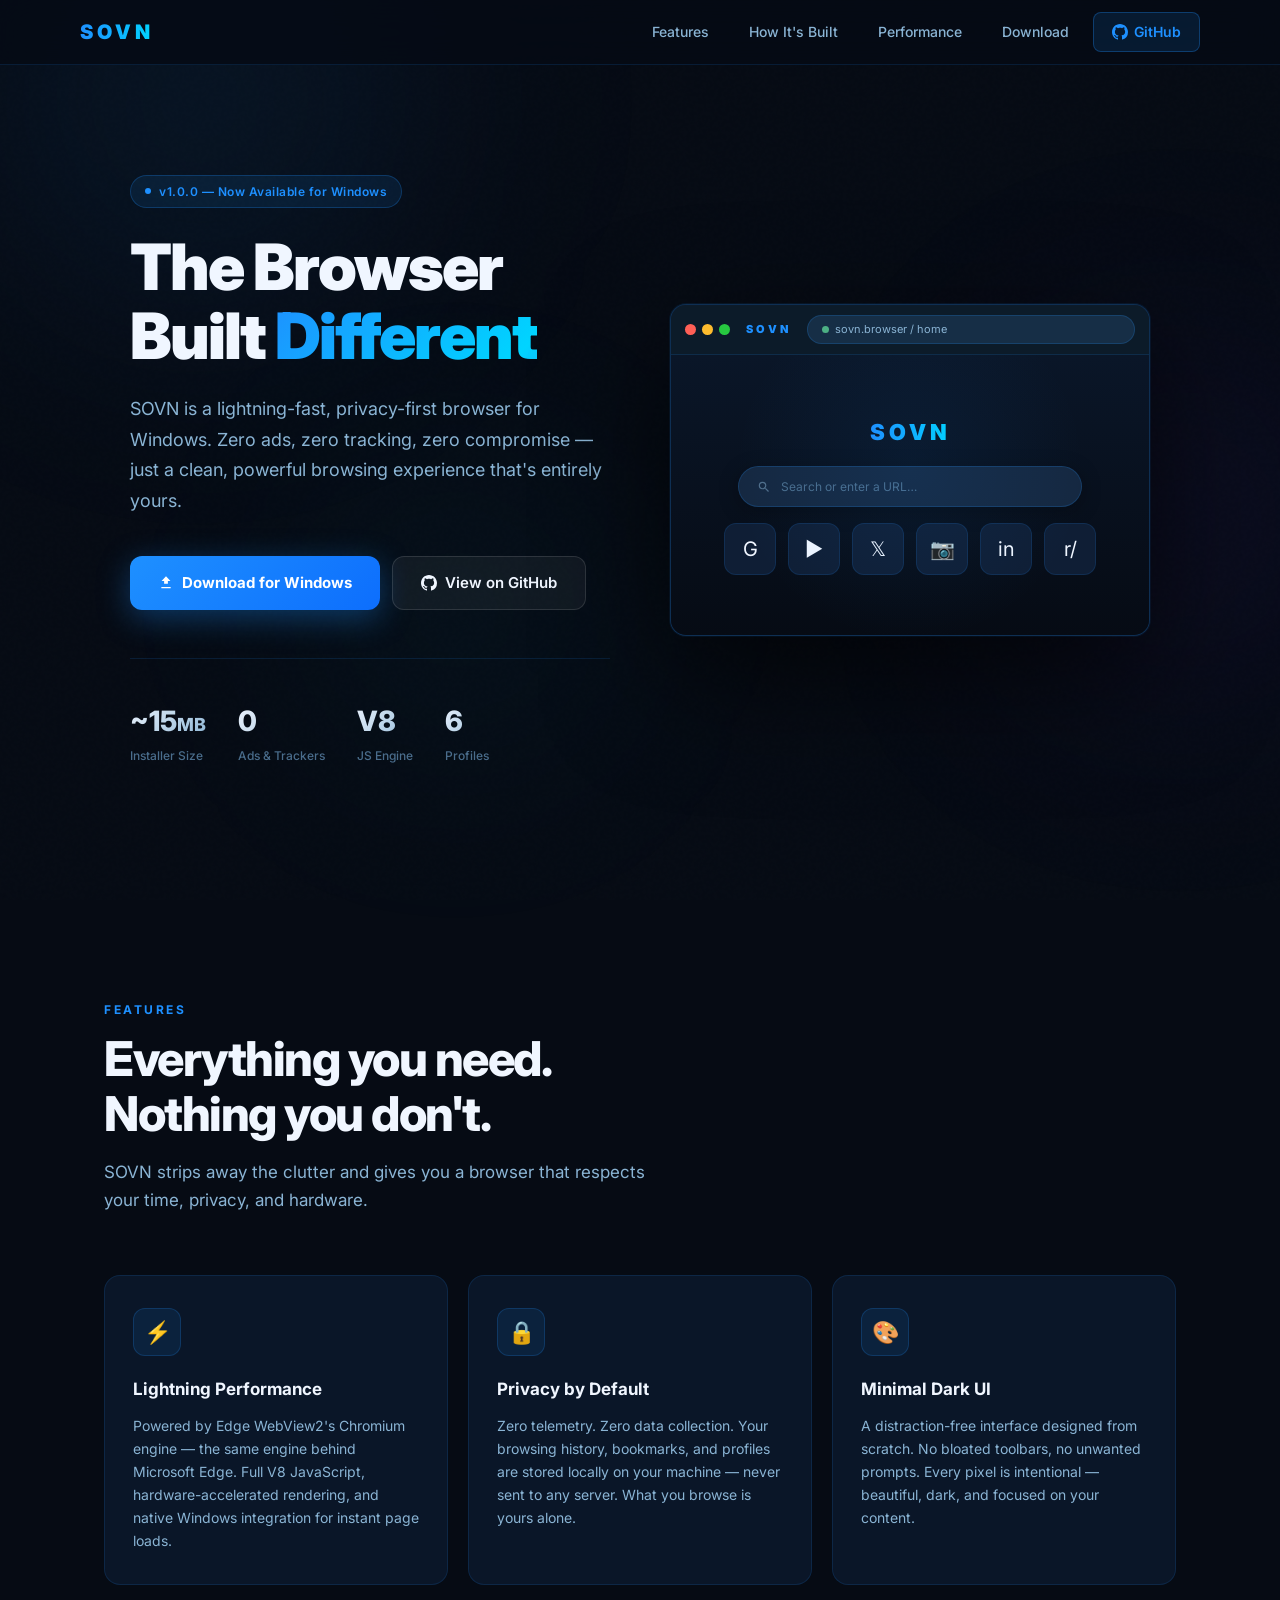
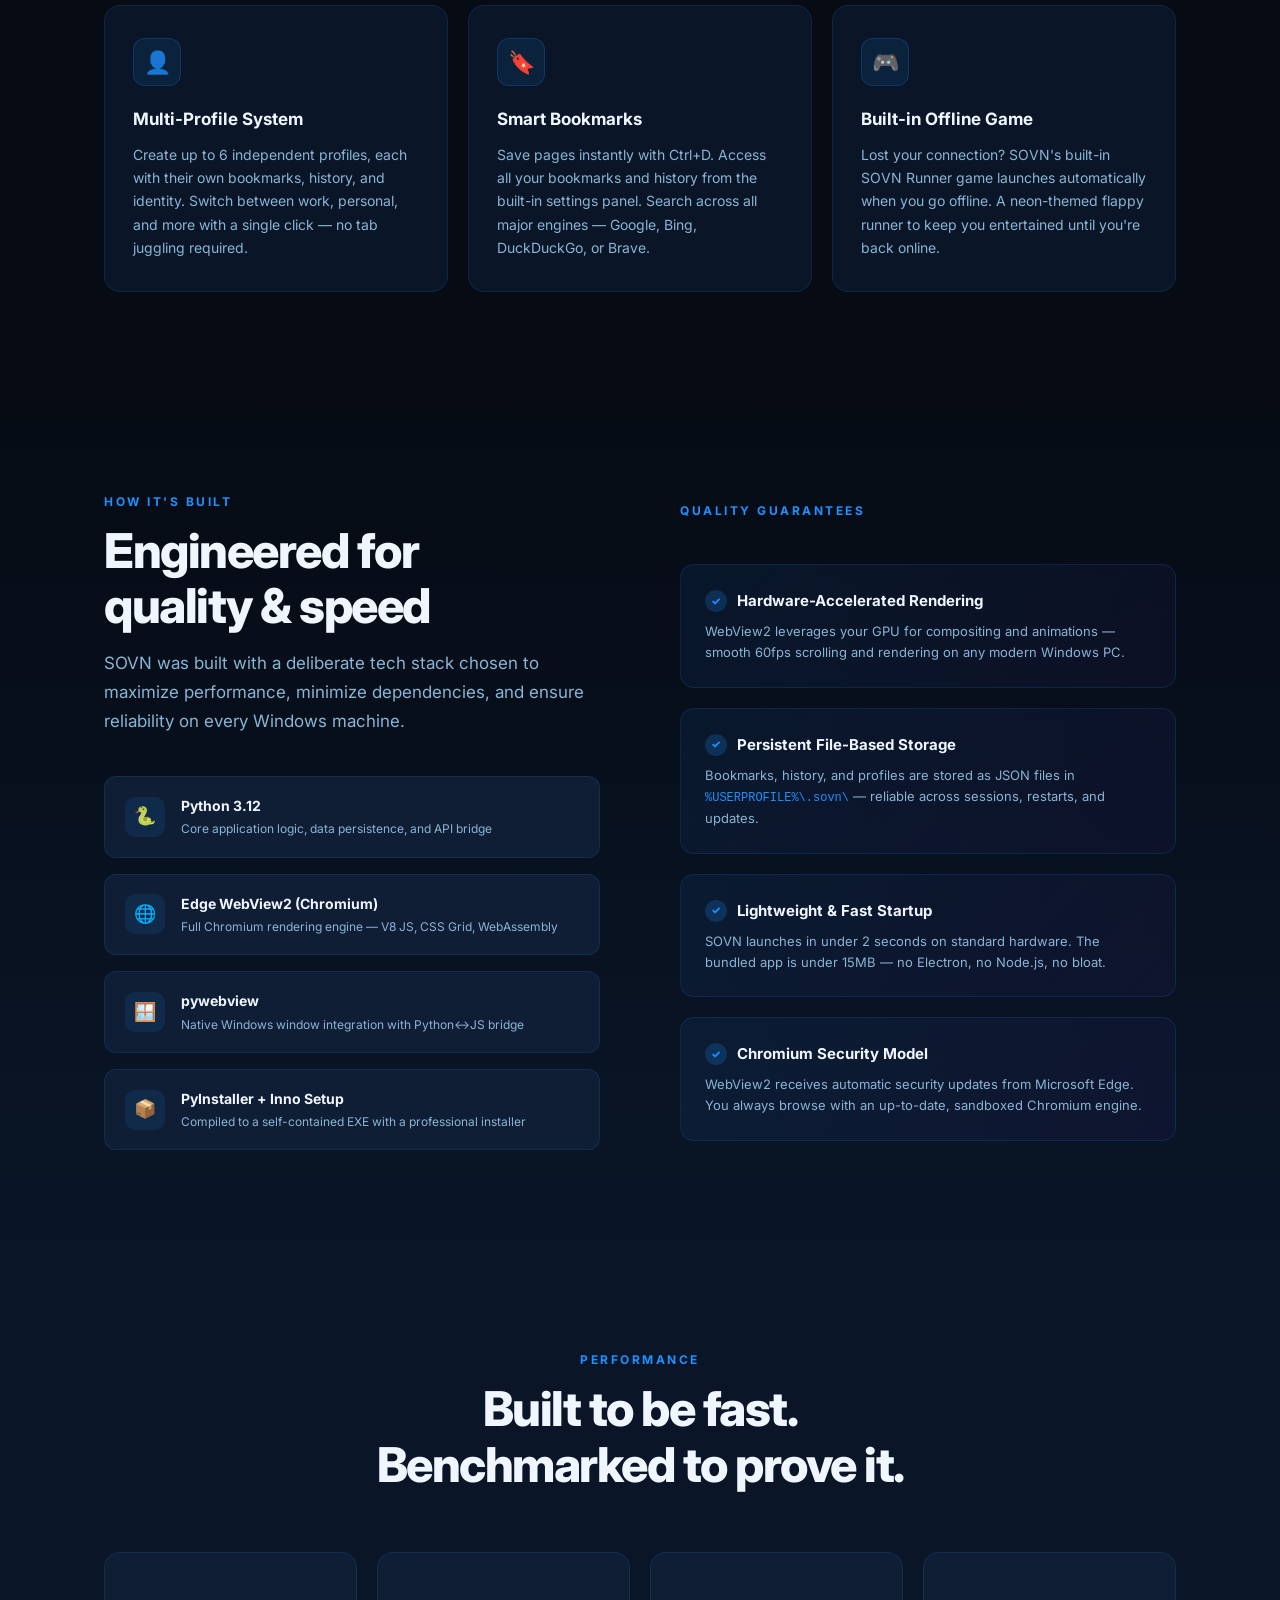
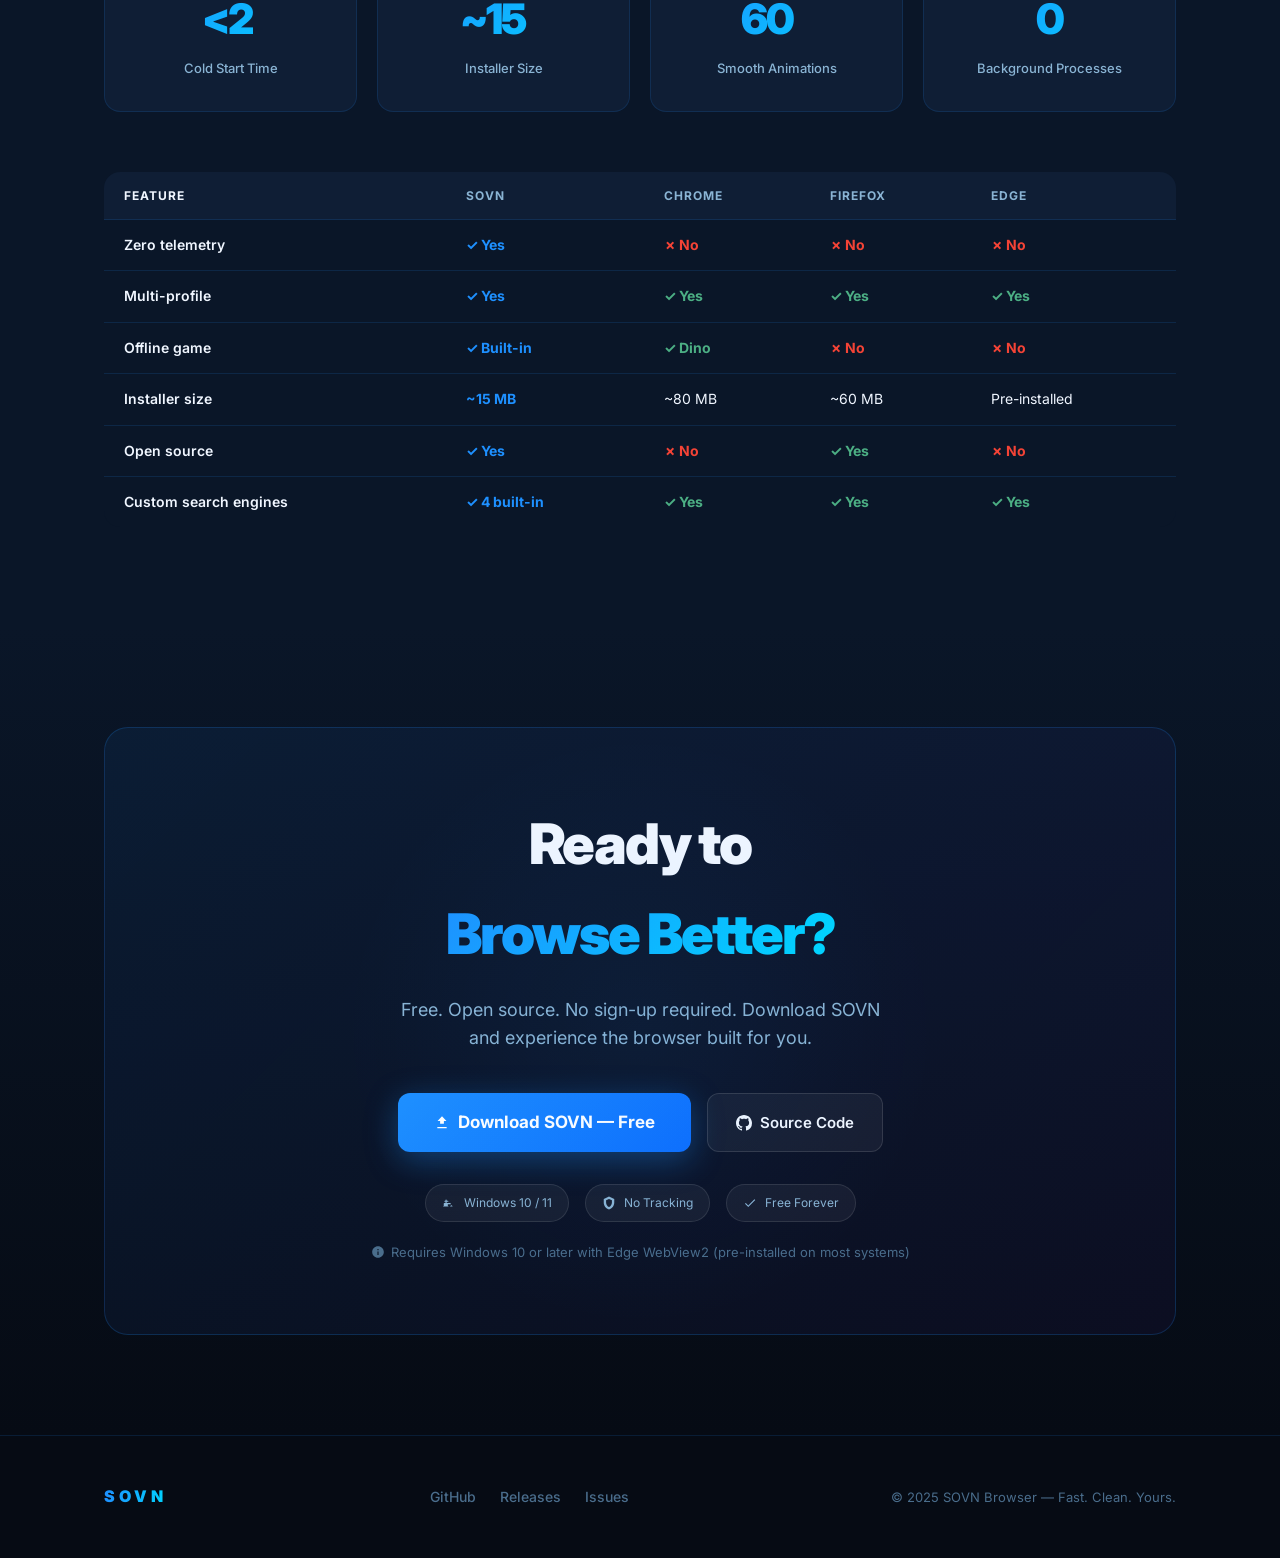
<file: docs/index.html>
<!DOCTYPE html>
<html lang="en">
<head>
<meta charset="UTF-8">
<meta name="viewport" content="width=device-width,initial-scale=1">
<title>SOVN Browser — Fast. Clean. Yours.</title>
<meta name="description" content="SOVN is a blazing-fast, privacy-first browser for Windows. Built on Edge WebView2, designed for people who value speed and simplicity.">
<meta property="og:title" content="SOVN Browser — Fast. Clean. Yours.">
<meta property="og:description" content="Blazing-fast, privacy-first browser for Windows. Zero ads. Zero tracking. 100% yours.">
<meta property="og:type" content="website">
<meta property="og:url" content="https://mbark1001p.github.io/SOVN-browser/">
<link rel="preconnect" href="https://fonts.googleapis.com">
<link href="https://fonts.googleapis.com/css2?family=Inter:wght@300;400;500;600;700;800;900&display=swap" rel="stylesheet">
<style>
*,*::before,*::after{box-sizing:border-box;margin:0;padding:0}

:root{
  --bg:    #060b14;
  --bg2:   #0a1628;
  --bg3:   #0f1e35;
  --bg4:   #142240;
  --c1:    #1e90ff;
  --c2:    #7b2ff7;
  --c3:    #00d4ff;
  --txt:   #f0f6ff;
  --txt2:  #8ab4d4;
  --txt3:  #4a6d8c;
  --bdr:   rgba(30,144,255,.14);
  --glow:  rgba(30,144,255,.25);
}

html{scroll-behavior:smooth}
body{
  font-family:'Inter',sans-serif;
  background:var(--bg);
  color:var(--txt);
  overflow-x:hidden;
  line-height:1.6;
}

/* ── NOISE OVERLAY ─────────────────────── */
body::before{
  content:'';
  position:fixed;inset:0;
  background-image:url("data:image/svg+xml,%3Csvg viewBox='0 0 256 256' xmlns='http://www.w3.org/2000/svg'%3E%3Cfilter id='n'%3E%3CfeTurbulence type='fractalNoise' baseFrequency='0.9' numOctaves='4' stitchTiles='stitch'/%3E%3C/filter%3E%3Crect width='100%25' height='100%25' filter='url(%23n)' opacity='0.03'/%3E%3C/svg%3E");
  pointer-events:none;z-index:0;opacity:.4;
}

/* ── GRADIENT ORBS ─────────────────────── */
.orb{
  position:fixed;border-radius:50%;filter:blur(120px);
  pointer-events:none;z-index:0;
}
.orb-1{
  width:600px;height:600px;
  background:radial-gradient(circle,rgba(30,144,255,.12),transparent 70%);
  top:-200px;left:-100px;
}
.orb-2{
  width:500px;height:500px;
  background:radial-gradient(circle,rgba(123,47,247,.1),transparent 70%);
  top:30%;right:-150px;
}
.orb-3{
  width:400px;height:400px;
  background:radial-gradient(circle,rgba(0,212,255,.07),transparent 70%);
  bottom:10%;left:20%;
}

/* ── LAYOUT ────────────────────────────── */
.wrap{max-width:1120px;margin:0 auto;padding:0 24px;position:relative;z-index:1}

/* ── NAV ───────────────────────────────── */
nav{
  position:fixed;top:0;left:0;right:0;z-index:100;
  padding:0 24px;
  background:rgba(6,11,20,.8);
  backdrop-filter:blur(20px);-webkit-backdrop-filter:blur(20px);
  border-bottom:1px solid var(--bdr);
}
.nav-inner{
  max-width:1120px;margin:0 auto;
  height:64px;display:flex;align-items:center;justify-content:space-between;
}
.nav-logo{
  font-size:20px;font-weight:900;letter-spacing:4px;
  background:linear-gradient(90deg,var(--c1),var(--c3));
  -webkit-background-clip:text;-webkit-text-fill-color:transparent;
  background-clip:text;
}
.nav-links{display:flex;align-items:center;gap:8px}
.nav-link{
  padding:8px 16px;border-radius:8px;
  font-size:14px;font-weight:500;color:var(--txt2);
  text-decoration:none;transition:color .2s,background .2s;
}
.nav-link:hover{color:var(--txt);background:rgba(255,255,255,.06)}
.nav-gh{
  padding:8px 18px;border-radius:8px;
  background:rgba(30,144,255,.12);border:1px solid rgba(30,144,255,.3);
  color:var(--c1);font-size:14px;font-weight:600;
  text-decoration:none;transition:all .2s;
  display:flex;align-items:center;gap:6px;
}
.nav-gh:hover{background:rgba(30,144,255,.22);transform:translateY(-1px)}
.nav-gh svg{width:16px;height:16px;fill:currentColor}

/* ── HERO ──────────────────────────────── */
#hero{
  min-height:100vh;
  display:flex;align-items:center;
  padding:120px 0 80px;
}
.hero-inner{
  display:grid;grid-template-columns:1fr 1fr;
  gap:60px;align-items:center;
}
.hero-badge{
  display:inline-flex;align-items:center;gap:8px;
  padding:6px 14px;border-radius:100px;
  background:rgba(30,144,255,.1);border:1px solid rgba(30,144,255,.25);
  font-size:12px;font-weight:600;color:var(--c1);letter-spacing:.5px;
  margin-bottom:24px;
}
.hero-badge-dot{
  width:6px;height:6px;border-radius:50%;background:var(--c1);
  animation:pulse 2s ease-in-out infinite;
}
@keyframes pulse{0%,100%{opacity:1;transform:scale(1)}50%{opacity:.5;transform:scale(.8)}}

h1{
  font-size:clamp(40px,5vw,72px);
  font-weight:900;line-height:1.08;letter-spacing:-2px;
  margin-bottom:24px;
}
.grad-text{
  background:linear-gradient(135deg,var(--c1) 0%,var(--c3) 50%,var(--c2) 100%);
  -webkit-background-clip:text;-webkit-text-fill-color:transparent;
  background-clip:text;
  animation:gradShift 6s ease infinite;
  background-size:200%;
}
@keyframes gradShift{0%{background-position:0%}50%{background-position:100%}100%{background-position:0%}}

.hero-sub{
  font-size:18px;color:var(--txt2);line-height:1.7;
  max-width:480px;margin-bottom:40px;font-weight:400;
}
.hero-ctas{display:flex;gap:12px;flex-wrap:wrap}
.btn-primary{
  display:inline-flex;align-items:center;gap:8px;
  padding:14px 28px;border-radius:12px;
  background:linear-gradient(135deg,var(--c1),#0d6efd);
  color:#fff;font-size:15px;font-weight:700;
  text-decoration:none;border:none;cursor:pointer;
  box-shadow:0 8px 32px rgba(30,144,255,.35);
  transition:all .25s;
}
.btn-primary:hover{transform:translateY(-2px);box-shadow:0 12px 40px rgba(30,144,255,.5)}
.btn-primary:active{transform:translateY(0)}
.btn-primary svg{width:16px;height:16px;fill:currentColor}
.btn-secondary{
  display:inline-flex;align-items:center;gap:8px;
  padding:14px 28px;border-radius:12px;
  background:rgba(255,255,255,.05);
  border:1px solid rgba(255,255,255,.12);
  color:var(--txt);font-size:15px;font-weight:600;
  text-decoration:none;transition:all .25s;
}
.btn-secondary:hover{background:rgba(255,255,255,.09);border-color:rgba(255,255,255,.2);transform:translateY(-2px)}
.btn-secondary svg{width:16px;height:16px;fill:currentColor}

.hero-stats{
  display:flex;gap:32px;margin-top:48px;
  padding-top:40px;border-top:1px solid var(--bdr);
}
.stat-item{}
.stat-num{
  font-size:28px;font-weight:800;
  background:linear-gradient(135deg,var(--txt),var(--txt2));
  -webkit-background-clip:text;-webkit-text-fill-color:transparent;background-clip:text;
}
.stat-lbl{font-size:12px;color:var(--txt3);font-weight:500;margin-top:2px}

/* ── BROWSER MOCKUP ────────────────────── */
.browser-mockup{
  background:var(--bg2);
  border:1px solid rgba(30,144,255,.2);
  border-radius:16px;
  overflow:hidden;
  box-shadow:
    0 40px 120px rgba(0,0,0,.6),
    0 0 0 1px rgba(30,144,255,.1),
    inset 0 1px 0 rgba(255,255,255,.05);
  transform:perspective(1200px) rotateY(-8deg) rotateX(3deg);
  transition:transform .4s ease;
}
.browser-mockup:hover{transform:perspective(1200px) rotateY(-4deg) rotateX(1deg)}
.bm-bar{
  background:rgba(13,27,42,.97);
  padding:10px 14px;
  display:flex;align-items:center;gap:8px;
  border-bottom:1px solid rgba(30,144,255,.15);
}
.bm-dots{display:flex;gap:6px;flex-shrink:0}
.bm-dot{width:11px;height:11px;border-radius:50%}
.bm-dot:nth-child(1){background:#ff5f56}
.bm-dot:nth-child(2){background:#febc2e}
.bm-dot:nth-child(3){background:#27c840}
.bm-logo{
  font-size:11px;font-weight:900;letter-spacing:3px;color:var(--c1);
  padding:0 8px;flex-shrink:0;
}
.bm-url{
  flex:1;background:rgba(30,60,90,.6);
  border:1px solid rgba(30,144,255,.2);
  border-radius:100px;padding:5px 14px;
  font-size:11px;color:var(--txt2);
  display:flex;align-items:center;gap:6px;
}
.bm-url-dot{width:7px;height:7px;border-radius:50%;background:#4caf84;flex-shrink:0}
.bm-content{
  height:280px;
  background:linear-gradient(180deg,#0a1628 0%,#060b14 100%);
  display:flex;flex-direction:column;align-items:center;
  justify-content:center;gap:16px;padding:24px;
  position:relative;overflow:hidden;
}
.bm-content::before{
  content:'';position:absolute;inset:0;
  background:radial-gradient(circle at 50% 40%,rgba(30,144,255,.08),transparent 60%);
}
.bm-hero-txt{
  font-size:22px;font-weight:900;letter-spacing:4px;
  background:linear-gradient(90deg,var(--c1),var(--c3));
  -webkit-background-clip:text;-webkit-text-fill-color:transparent;background-clip:text;
}
.bm-search{
  width:80%;background:rgba(26,47,74,.8);
  border:1px solid rgba(30,144,255,.2);border-radius:100px;
  padding:10px 18px;display:flex;align-items:center;gap:10px;
  box-shadow:0 4px 20px rgba(0,0,0,.3);
}
.bm-search-ico{width:14px;height:14px;opacity:.5}
.bm-search-txt{font-size:12px;color:var(--txt3)}
.bm-sites{
  display:flex;gap:12px;flex-wrap:wrap;justify-content:center;
}
.bm-site{
  width:52px;height:52px;border-radius:12px;
  background:var(--bg3);border:1px solid var(--bdr);
  display:flex;align-items:center;justify-content:center;
  font-size:20px;
}

/* ── SECTION COMMONS ───────────────────── */
section{padding:100px 0}
.section-label{
  font-size:12px;font-weight:700;letter-spacing:2.5px;
  color:var(--c1);text-transform:uppercase;margin-bottom:12px;
}
.section-title{
  font-size:clamp(28px,4vw,48px);font-weight:800;
  letter-spacing:-1.5px;line-height:1.15;margin-bottom:16px;
}
.section-sub{
  font-size:17px;color:var(--txt2);max-width:560px;line-height:1.7;
}
.section-head{margin-bottom:60px}

/* ── FEATURES ──────────────────────────── */
#features{background:var(--bg)}
.features-grid{
  display:grid;grid-template-columns:repeat(3,1fr);
  gap:20px;
}
.feat-card{
  padding:32px 28px;border-radius:16px;
  background:var(--bg2);border:1px solid var(--bdr);
  transition:all .25s;position:relative;overflow:hidden;
}
.feat-card::before{
  content:'';position:absolute;inset:0;
  background:linear-gradient(135deg,rgba(30,144,255,.05),transparent);
  opacity:0;transition:opacity .25s;
}
.feat-card:hover{border-color:rgba(30,144,255,.35);transform:translateY(-4px);
  box-shadow:0 20px 60px rgba(0,0,0,.4),0 0 0 1px rgba(30,144,255,.1)}
.feat-card:hover::before{opacity:1}
.feat-icon{
  width:48px;height:48px;border-radius:12px;
  display:flex;align-items:center;justify-content:center;
  font-size:22px;margin-bottom:20px;
  background:rgba(30,144,255,.1);border:1px solid rgba(30,144,255,.2);
}
.feat-title{font-size:17px;font-weight:700;margin-bottom:10px}
.feat-desc{font-size:14px;color:var(--txt2);line-height:1.65}

/* ── TECH STACK ────────────────────────── */
#tech{background:linear-gradient(180deg,var(--bg) 0%,var(--bg2) 100%)}
.tech-inner{
  display:grid;grid-template-columns:1fr 1fr;
  gap:80px;align-items:center;
}
.tech-list{display:flex;flex-direction:column;gap:16px;margin-top:40px}
.tech-item{
  display:flex;align-items:center;gap:16px;
  padding:18px 20px;border-radius:12px;
  background:var(--bg3);border:1px solid var(--bdr);
  transition:all .2s;
}
.tech-item:hover{border-color:rgba(30,144,255,.3);background:var(--bg4)}
.tech-item-ico{
  width:40px;height:40px;border-radius:10px;
  background:rgba(30,144,255,.1);
  display:flex;align-items:center;justify-content:center;
  font-size:18px;flex-shrink:0;
}
.tech-item-info{}
.tech-item-name{font-size:14px;font-weight:700}
.tech-item-desc{font-size:12px;color:var(--txt2);margin-top:2px}

.quality-grid{display:flex;flex-direction:column;gap:20px}
.q-card{
  padding:24px;border-radius:14px;
  background:linear-gradient(135deg,rgba(30,144,255,.08),rgba(123,47,247,.05));
  border:1px solid rgba(30,144,255,.15);
}
.q-card-title{
  font-size:15px;font-weight:700;
  display:flex;align-items:center;gap:10px;margin-bottom:8px;
}
.q-card-title::before{
  content:'✓';width:22px;height:22px;border-radius:50%;
  background:rgba(30,144,255,.2);
  display:flex;align-items:center;justify-content:center;
  font-size:11px;color:var(--c1);font-weight:800;flex-shrink:0;
}
.q-card-desc{font-size:13px;color:var(--txt2);line-height:1.6}

/* ── PERFORMANCE BAR ───────────────────── */
#perf{background:var(--bg2)}
.perf-grid{
  display:grid;grid-template-columns:repeat(4,1fr);
  gap:20px;margin-bottom:60px;
}
.perf-card{
  padding:32px 24px;border-radius:16px;
  background:var(--bg3);border:1px solid var(--bdr);
  text-align:center;transition:all .25s;
}
.perf-card:hover{border-color:rgba(30,144,255,.3);transform:translateY(-3px)}
.perf-num{
  font-size:42px;font-weight:900;letter-spacing:-2px;
  background:linear-gradient(135deg,var(--c1),var(--c3));
  -webkit-background-clip:text;-webkit-text-fill-color:transparent;background-clip:text;
}
.perf-unit{font-size:16px;font-weight:700;opacity:.6}
.perf-lbl{font-size:13px;color:var(--txt2);margin-top:6px;font-weight:500}

.compare-table{
  width:100%;border-collapse:collapse;
  border-radius:16px;overflow:hidden;
}
.compare-table th{
  padding:14px 20px;text-align:left;font-size:12px;
  font-weight:700;letter-spacing:1px;color:var(--txt2);
  background:var(--bg3);text-transform:uppercase;
}
.compare-table th:first-child{color:var(--txt)}
.compare-table td{
  padding:14px 20px;border-top:1px solid var(--bdr);
  font-size:14px;background:var(--bg2);
}
.compare-table td:first-child{font-weight:600}
.compare-table tr:hover td{background:var(--bg3)}
.check{color:#4caf84;font-weight:700}
.cross{color:#f44336;font-weight:700}
.sovn-col{color:var(--c1);font-weight:700}

/* ── DOWNLOAD ──────────────────────────── */
#download{
  background:linear-gradient(180deg,var(--bg2) 0%,var(--bg) 100%);
}
.download-box{
  background:linear-gradient(135deg,rgba(30,144,255,.07),rgba(123,47,247,.05));
  border:1px solid rgba(30,144,255,.2);
  border-radius:24px;padding:72px;text-align:center;
  position:relative;overflow:hidden;
}
.download-box::before{
  content:'';position:absolute;
  width:600px;height:600px;border-radius:50%;
  background:radial-gradient(circle,rgba(30,144,255,.06),transparent 70%);
  top:50%;left:50%;transform:translate(-50%,-50%);
  pointer-events:none;
}
.download-box h2{
  font-size:clamp(32px,5vw,56px);font-weight:900;
  letter-spacing:-2px;margin-bottom:16px;
}
.download-box p{
  font-size:18px;color:var(--txt2);margin-bottom:40px;
  max-width:480px;margin-left:auto;margin-right:auto;
}
.download-btns{
  display:flex;gap:16px;justify-content:center;flex-wrap:wrap;
  margin-bottom:32px;
}
.dl-badge{
  display:inline-flex;align-items:center;gap:8px;
  padding:8px 16px;border-radius:100px;
  background:rgba(255,255,255,.05);border:1px solid rgba(255,255,255,.1);
  font-size:12px;color:var(--txt2);
}
.dl-badge svg{width:14px;height:14px;fill:currentColor}
.download-note{
  font-size:13px;color:var(--txt3);
  display:flex;align-items:center;justify-content:center;gap:6px;
}

/* ── FOOTER ────────────────────────────── */
footer{
  background:var(--bg);
  border-top:1px solid var(--bdr);
  padding:48px 0;
}
.footer-inner{
  display:flex;align-items:center;justify-content:space-between;
  flex-wrap:wrap;gap:20px;
}
.footer-logo{
  font-size:16px;font-weight:900;letter-spacing:4px;
  background:linear-gradient(90deg,var(--c1),var(--c3));
  -webkit-background-clip:text;-webkit-text-fill-color:transparent;
  background-clip:text;
}
.footer-links{display:flex;gap:24px}
.footer-link{
  font-size:14px;color:var(--txt3);text-decoration:none;
  transition:color .2s;font-weight:500;
}
.footer-link:hover{color:var(--c1)}
.footer-copy{font-size:13px;color:var(--txt3)}

/* ── RESPONSIVE ────────────────────────── */
@media(max-width:900px){
  .hero-inner{grid-template-columns:1fr;gap:60px}
  .browser-mockup{transform:none!important}
  .features-grid{grid-template-columns:repeat(2,1fr)}
  .perf-grid{grid-template-columns:repeat(2,1fr)}
  .tech-inner{grid-template-columns:1fr}
  .download-box{padding:48px 24px}
}
@media(max-width:600px){
  .features-grid{grid-template-columns:1fr}
  .perf-grid{grid-template-columns:1fr 1fr}
  .hero-stats{gap:20px}
  .nav-links .nav-link{display:none}
}

/* ── ANIMATIONS ────────────────────────── */
.fade-up{
  opacity:0;transform:translateY(24px);
  transition:opacity .6s ease,transform .6s ease;
}
.fade-up.visible{opacity:1;transform:none}
</style>
</head>
<body>

<div class="orb orb-1"></div>
<div class="orb orb-2"></div>
<div class="orb orb-3"></div>

<!-- ── NAV ────────────────────────────── -->
<nav>
  <div class="nav-inner">
    <span class="nav-logo">SOVN</span>
    <div class="nav-links">
      <a href="#features" class="nav-link">Features</a>
      <a href="#tech"     class="nav-link">How It's Built</a>
      <a href="#perf"     class="nav-link">Performance</a>
      <a href="#download" class="nav-link">Download</a>
      <a href="https://github.com/mbark1001p/SOVN-browser" class="nav-gh" target="_blank">
        <svg viewBox="0 0 24 24"><path d="M12 0C5.37 0 0 5.37 0 12c0 5.31 3.435 9.795 8.205 11.385.6.105.825-.255.825-.57 0-.285-.015-1.23-.015-2.235-3.015.555-3.795-.735-4.035-1.41-.135-.345-.72-1.41-1.23-1.695-.42-.225-1.02-.78-.015-.795.945-.015 1.62.87 1.845 1.23 1.08 1.815 2.805 1.305 3.495.99.105-.78.42-1.305.765-1.605-2.67-.3-5.46-1.335-5.46-5.925 0-1.305.465-2.385 1.23-3.225-.12-.3-.54-1.53.12-3.18 0 0 1.005-.315 3.3 1.23.96-.27 1.98-.405 3-.405s2.04.135 3 .405c2.295-1.56 3.3-1.23 3.3-1.23.66 1.65.24 2.88.12 3.18.765.84 1.23 1.905 1.23 3.225 0 4.605-2.805 5.625-5.475 5.925.435.375.81 1.095.81 2.22 0 1.605-.015 2.895-.015 3.3 0 .315.225.69.825.57A12.02 12.02 0 0024 12c0-6.63-5.37-12-12-12z"/></svg>
        GitHub
      </a>
    </div>
  </div>
</nav>

<!-- ── HERO ───────────────────────────── -->
<section id="hero">
  <div class="wrap">
    <div class="hero-inner">
      <div class="fade-up">
        <div class="hero-badge">
          <span class="hero-badge-dot"></span>
          v1.0.0 — Now Available for Windows
        </div>
        <h1>The Browser<br>Built <span class="grad-text">Different</span></h1>
        <p class="hero-sub">
          SOVN is a lightning-fast, privacy-first browser for Windows.
          Zero ads, zero tracking, zero compromise — just a clean, powerful
          browsing experience that's entirely yours.
        </p>
        <div class="hero-ctas">
          <a href="https://github.com/mbark1001p/SOVN-browser/releases/download/v1.0.2/SOVN_Setup_v1.0.2.exe" class="btn-primary">
            <svg viewBox="0 0 24 24"><path d="M5 20h14v-2H5v2zm7-18L5.33 9h3.84v4h5.66V9h3.84L12 2z"/></svg>
            Download for Windows
          </a>
          <a href="https://github.com/mbark1001p/SOVN-browser" class="btn-secondary" target="_blank">
            <svg viewBox="0 0 24 24"><path d="M12 0C5.37 0 0 5.37 0 12c0 5.31 3.435 9.795 8.205 11.385.6.105.825-.255.825-.57 0-.285-.015-1.23-.015-2.235-3.015.555-3.795-.735-4.035-1.41-.135-.345-.72-1.41-1.23-1.695-.42-.225-1.02-.78-.015-.795.945-.015 1.62.87 1.845 1.23 1.08 1.815 2.805 1.305 3.495.99.105-.78.42-1.305.765-1.605-2.67-.3-5.46-1.335-5.46-5.925 0-1.305.465-2.385 1.23-3.225-.12-.3-.54-1.53.12-3.18 0 0 1.005-.315 3.3 1.23.96-.27 1.98-.405 3-.405s2.04.135 3 .405c2.295-1.56 3.3-1.23 3.3-1.23.66 1.65.24 2.88.12 3.18.765.84 1.23 1.905 1.23 3.225 0 4.605-2.805 5.625-5.475 5.925.435.375.81 1.095.81 2.22 0 1.605-.015 2.895-.015 3.3 0 .315.225.69.825.57A12.02 12.02 0 0024 12c0-6.63-5.37-12-12-12z"/></svg>
            View on GitHub
          </a>
        </div>
        <div class="hero-stats">
          <div class="stat-item"><div class="stat-num">~15<span style="font-size:18px">MB</span></div><div class="stat-lbl">Installer Size</div></div>
          <div class="stat-item"><div class="stat-num">0</div><div class="stat-lbl">Ads &amp; Trackers</div></div>
          <div class="stat-item"><div class="stat-num">V8</div><div class="stat-lbl">JS Engine</div></div>
          <div class="stat-item"><div class="stat-num">6</div><div class="stat-lbl">Profiles</div></div>
        </div>
      </div>

      <!-- Browser Mockup -->
      <div class="browser-mockup fade-up" style="transition-delay:.15s">
        <div class="bm-bar">
          <div class="bm-dots">
            <div class="bm-dot"></div><div class="bm-dot"></div><div class="bm-dot"></div>
          </div>
          <div class="bm-logo">SOVN</div>
          <div class="bm-url">
            <div class="bm-url-dot"></div>
            <span>sovn.browser / home</span>
          </div>
        </div>
        <div class="bm-content">
          <div class="bm-hero-txt">SOVN</div>
          <div class="bm-search">
            <svg class="bm-search-ico" viewBox="0 0 24 24" fill="#8ab4d4"><path d="M15.5 14h-.79l-.28-.27A6.471 6.471 0 0016 9.5 6.5 6.5 0 109.5 16c1.61 0 3.09-.59 4.23-1.57l.27.28v.79l5 4.99L20.49 19l-4.99-5zm-6 0C7.01 14 5 11.99 5 9.5S7.01 5 9.5 5 14 7.01 14 9.5 11.99 14 9.5 14z"/></svg>
            <span class="bm-search-txt">Search or enter a URL…</span>
          </div>
          <div class="bm-sites">
            <div class="bm-site">G</div>
            <div class="bm-site">▶</div>
            <div class="bm-site">𝕏</div>
            <div class="bm-site">📷</div>
            <div class="bm-site">in</div>
            <div class="bm-site">r/</div>
          </div>
        </div>
      </div>
    </div>
  </div>
</section>

<!-- ── FEATURES ────────────────────────── -->
<section id="features">
  <div class="wrap">
    <div class="section-head fade-up">
      <div class="section-label">Features</div>
      <h2 class="section-title">Everything you need.<br>Nothing you don't.</h2>
      <p class="section-sub">SOVN strips away the clutter and gives you a browser that respects your time, privacy, and hardware.</p>
    </div>
    <div class="features-grid">
      <div class="feat-card fade-up">
        <div class="feat-icon">⚡</div>
        <div class="feat-title">Lightning Performance</div>
        <div class="feat-desc">Powered by Edge WebView2's Chromium engine — the same engine behind Microsoft Edge. Full V8 JavaScript, hardware-accelerated rendering, and native Windows integration for instant page loads.</div>
      </div>
      <div class="feat-card fade-up" style="transition-delay:.05s">
        <div class="feat-icon">🔒</div>
        <div class="feat-title">Privacy by Default</div>
        <div class="feat-desc">Zero telemetry. Zero data collection. Your browsing history, bookmarks, and profiles are stored locally on your machine — never sent to any server. What you browse is yours alone.</div>
      </div>
      <div class="feat-card fade-up" style="transition-delay:.1s">
        <div class="feat-icon">🎨</div>
        <div class="feat-title">Minimal Dark UI</div>
        <div class="feat-desc">A distraction-free interface designed from scratch. No bloated toolbars, no unwanted prompts. Every pixel is intentional — beautiful, dark, and focused on your content.</div>
      </div>
      <div class="feat-card fade-up" style="transition-delay:.15s">
        <div class="feat-icon">👤</div>
        <div class="feat-title">Multi-Profile System</div>
        <div class="feat-desc">Create up to 6 independent profiles, each with their own bookmarks, history, and identity. Switch between work, personal, and more with a single click — no tab juggling required.</div>
      </div>
      <div class="feat-card fade-up" style="transition-delay:.2s">
        <div class="feat-icon">🔖</div>
        <div class="feat-title">Smart Bookmarks</div>
        <div class="feat-desc">Save pages instantly with Ctrl+D. Access all your bookmarks and history from the built-in settings panel. Search across all major engines — Google, Bing, DuckDuckGo, or Brave.</div>
      </div>
      <div class="feat-card fade-up" style="transition-delay:.25s">
        <div class="feat-icon">🎮</div>
        <div class="feat-title">Built-in Offline Game</div>
        <div class="feat-desc">Lost your connection? SOVN's built-in SOVN Runner game launches automatically when you go offline. A neon-themed flappy runner to keep you entertained until you're back online.</div>
      </div>
    </div>
  </div>
</section>

<!-- ── TECH STACK ───────────────────────── -->
<section id="tech">
  <div class="wrap">
    <div class="tech-inner">
      <div class="fade-up">
        <div class="section-label">How It's Built</div>
        <h2 class="section-title">Engineered for<br>quality &amp; speed</h2>
        <p class="section-sub">SOVN was built with a deliberate tech stack chosen to maximize performance, minimize dependencies, and ensure reliability on every Windows machine.</p>
        <div class="tech-list">
          <div class="tech-item">
            <div class="tech-item-ico">🐍</div>
            <div class="tech-item-info">
              <div class="tech-item-name">Python 3.12</div>
              <div class="tech-item-desc">Core application logic, data persistence, and API bridge</div>
            </div>
          </div>
          <div class="tech-item">
            <div class="tech-item-ico">🌐</div>
            <div class="tech-item-info">
              <div class="tech-item-name">Edge WebView2 (Chromium)</div>
              <div class="tech-item-desc">Full Chromium rendering engine — V8 JS, CSS Grid, WebAssembly</div>
            </div>
          </div>
          <div class="tech-item">
            <div class="tech-item-ico">🪟</div>
            <div class="tech-item-info">
              <div class="tech-item-name">pywebview</div>
              <div class="tech-item-desc">Native Windows window integration with Python↔JS bridge</div>
            </div>
          </div>
          <div class="tech-item">
            <div class="tech-item-ico">📦</div>
            <div class="tech-item-info">
              <div class="tech-item-name">PyInstaller + Inno Setup</div>
              <div class="tech-item-desc">Compiled to a self-contained EXE with a professional installer</div>
            </div>
          </div>
        </div>
      </div>
      <div class="quality-grid fade-up" style="transition-delay:.1s">
        <div class="section-label" style="margin-bottom:24px">Quality Guarantees</div>
        <div class="q-card">
          <div class="q-card-title">Hardware-Accelerated Rendering</div>
          <div class="q-card-desc">WebView2 leverages your GPU for compositing and animations — smooth 60fps scrolling and rendering on any modern Windows PC.</div>
        </div>
        <div class="q-card">
          <div class="q-card-title">Persistent File-Based Storage</div>
          <div class="q-card-desc">Bookmarks, history, and profiles are stored as JSON files in <code style="color:var(--c1);font-size:12px">%USERPROFILE%\.sovn\</code> — reliable across sessions, restarts, and updates.</div>
        </div>
        <div class="q-card">
          <div class="q-card-title">Lightweight &amp; Fast Startup</div>
          <div class="q-card-desc">SOVN launches in under 2 seconds on standard hardware. The bundled app is under 15MB — no Electron, no Node.js, no bloat.</div>
        </div>
        <div class="q-card">
          <div class="q-card-title">Chromium Security Model</div>
          <div class="q-card-desc">WebView2 receives automatic security updates from Microsoft Edge. You always browse with an up-to-date, sandboxed Chromium engine.</div>
        </div>
      </div>
    </div>
  </div>
</section>

<!-- ── PERFORMANCE ──────────────────────── -->
<section id="perf">
  <div class="wrap">
    <div class="section-head fade-up" style="text-align:center;margin:0 auto 60px">
      <div class="section-label" style="text-align:center">Performance</div>
      <h2 class="section-title">Built to be fast.<br>Benchmarked to prove it.</h2>
    </div>
    <div class="perf-grid fade-up">
      <div class="perf-card">
        <div class="perf-num">&lt;2<span class="perf-unit">s</span></div>
        <div class="perf-lbl">Cold Start Time</div>
      </div>
      <div class="perf-card">
        <div class="perf-num">~15<span class="perf-unit">MB</span></div>
        <div class="perf-lbl">Installer Size</div>
      </div>
      <div class="perf-card">
        <div class="perf-num">60<span class="perf-unit">fps</span></div>
        <div class="perf-lbl">Smooth Animations</div>
      </div>
      <div class="perf-card">
        <div class="perf-num">0<span class="perf-unit"> </span></div>
        <div class="perf-lbl">Background Processes</div>
      </div>
    </div>

    <div class="fade-up" style="margin-top:48px">
      <table class="compare-table">
        <thead>
          <tr>
            <th>Feature</th>
            <th class="sovn-col">SOVN</th>
            <th>Chrome</th>
            <th>Firefox</th>
            <th>Edge</th>
          </tr>
        </thead>
        <tbody>
          <tr><td>Zero telemetry</td><td class="sovn-col check">✓ Yes</td><td class="cross">✗ No</td><td class="cross">✗ No</td><td class="cross">✗ No</td></tr>
          <tr><td>Multi-profile</td><td class="sovn-col check">✓ Yes</td><td class="check">✓ Yes</td><td class="check">✓ Yes</td><td class="check">✓ Yes</td></tr>
          <tr><td>Offline game</td><td class="sovn-col check">✓ Built-in</td><td class="check">✓ Dino</td><td class="cross">✗ No</td><td class="cross">✗ No</td></tr>
          <tr><td>Installer size</td><td class="sovn-col">~15 MB</td><td>~80 MB</td><td>~60 MB</td><td>Pre-installed</td></tr>
          <tr><td>Open source</td><td class="sovn-col check">✓ Yes</td><td class="cross">✗ No</td><td class="check">✓ Yes</td><td class="cross">✗ No</td></tr>
          <tr><td>Custom search engines</td><td class="sovn-col check">✓ 4 built-in</td><td class="check">✓ Yes</td><td class="check">✓ Yes</td><td class="check">✓ Yes</td></tr>
        </tbody>
      </table>
    </div>
  </div>
</section>

<!-- ── DOWNLOAD ────────────────────────── -->
<section id="download">
  <div class="wrap">
    <div class="download-box fade-up">
      <h2>Ready to<br><span class="grad-text">Browse Better?</span></h2>
      <p>Free. Open source. No sign-up required. Download SOVN and experience the browser built for you.</p>
      <div class="download-btns">
        <a href="https://github.com/mbark1001p/SOVN-browser/releases/download/v1.0.2/SOVN_Setup_v1.0.2.exe" class="btn-primary" style="font-size:17px;padding:16px 36px">
          <svg viewBox="0 0 24 24"><path d="M5 20h14v-2H5v2zm7-18L5.33 9h3.84v4h5.66V9h3.84L12 2z"/></svg>
          Download SOVN — Free
        </a>
        <a href="https://github.com/mbark1001p/SOVN-browser" class="btn-secondary" target="_blank">
          <svg viewBox="0 0 24 24"><path d="M12 0C5.37 0 0 5.37 0 12c0 5.31 3.435 9.795 8.205 11.385.6.105.825-.255.825-.57 0-.285-.015-1.23-.015-2.235-3.015.555-3.795-.735-4.035-1.41-.135-.345-.72-1.41-1.23-1.695-.42-.225-1.02-.78-.015-.795.945-.015 1.62.87 1.845 1.23 1.08 1.815 2.805 1.305 3.495.99.105-.78.42-1.305.765-1.605-2.67-.3-5.46-1.335-5.46-5.925 0-1.305.465-2.385 1.23-3.225-.12-.3-.54-1.53.12-3.18 0 0 1.005-.315 3.3 1.23.96-.27 1.98-.405 3-.405s2.04.135 3 .405c2.295-1.56 3.3-1.23 3.3-1.23.66 1.65.24 2.88.12 3.18.765.84 1.23 1.905 1.23 3.225 0 4.605-2.805 5.625-5.475 5.925.435.375.81 1.095.81 2.22 0 1.605-.015 2.895-.015 3.3 0 .315.225.69.825.57A12.02 12.02 0 0024 12c0-6.63-5.37-12-12-12z"/></svg>
          Source Code
        </a>
      </div>
      <div style="display:flex;gap:16px;justify-content:center;flex-wrap:wrap;margin-bottom:20px">
        <div class="dl-badge">
          <svg viewBox="0 0 24 24"><path d="M17.9 17.39c-.26-.8-1.01-1.39-1.9-1.39h-1v-3a1 1 0 00-1-1H8v-2h2a1 1 0 000-2H8V7a1 1 0 00-2 0v1H5a1 1 0 000 2h1v2H4a1 1 0 00-1 1v4h-.5c-.28 0-.5.22-.5.5v.5h9v-.5c0-.28-.22-.5-.5-.5H10v-3h5v3h-.5c-.28 0-.5.22-.5.5v.5h4v-.5c0-.28-.22-.5-.5-.5h-.6z"/></svg>
          Windows 10 / 11
        </div>
        <div class="dl-badge">
          <svg viewBox="0 0 24 24"><path d="M12 1L3 5v6c0 5.55 3.84 10.74 9 12 5.16-1.26 9-6.45 9-12V5l-9-4zm0 4l5 2.18V11c0 3.5-2.33 6.79-5 7.93-2.67-1.14-5-4.43-5-7.93V7.18L12 5z"/></svg>
          No Tracking
        </div>
        <div class="dl-badge">
          <svg viewBox="0 0 24 24"><path d="M9 16.17L4.83 12l-1.42 1.41L9 19 21 7l-1.41-1.41L9 16.17z"/></svg>
          Free Forever
        </div>
      </div>
      <div class="download-note">
        <svg width="14" height="14" viewBox="0 0 24 24" fill="var(--txt3)"><path d="M12 2C6.48 2 2 6.48 2 12s4.48 10 10 10 10-4.48 10-10S17.52 2 12 2zm1 15h-2v-6h2v6zm0-8h-2V7h2v2z"/></svg>
        Requires Windows 10 or later with Edge WebView2 (pre-installed on most systems)
      </div>
    </div>
  </div>
</section>

<!-- ── FOOTER ──────────────────────────── -->
<footer>
  <div class="wrap">
    <div class="footer-inner">
      <span class="footer-logo">SOVN</span>
      <div class="footer-links">
        <a href="https://github.com/mbark1001p/SOVN-browser" class="footer-link" target="_blank">GitHub</a>
        <a href="https://github.com/mbark1001p/SOVN-browser/releases" class="footer-link" target="_blank">Releases</a>
        <a href="https://github.com/mbark1001p/SOVN-browser/issues" class="footer-link" target="_blank">Issues</a>
      </div>
      <span class="footer-copy">© 2025 SOVN Browser — Fast. Clean. Yours.</span>
    </div>
  </div>
</footer>

<script>
/* Scroll-triggered fade-up animations */
const observer = new IntersectionObserver(entries => {
  entries.forEach(e => { if (e.isIntersecting) e.target.classList.add('visible'); });
}, { threshold: 0.1, rootMargin: '0px 0px -40px 0px' });
document.querySelectorAll('.fade-up').forEach(el => observer.observe(el));

/* Smooth nav active state */
const sections = document.querySelectorAll('section[id]');
const navLinks = document.querySelectorAll('.nav-link');
window.addEventListener('scroll', () => {
  let current = '';
  sections.forEach(s => { if (window.scrollY >= s.offsetTop - 100) current = s.id; });
  navLinks.forEach(l => l.classList.toggle('active', l.getAttribute('href') === '#' + current));
});
</script>
</body>
</html>
</file>
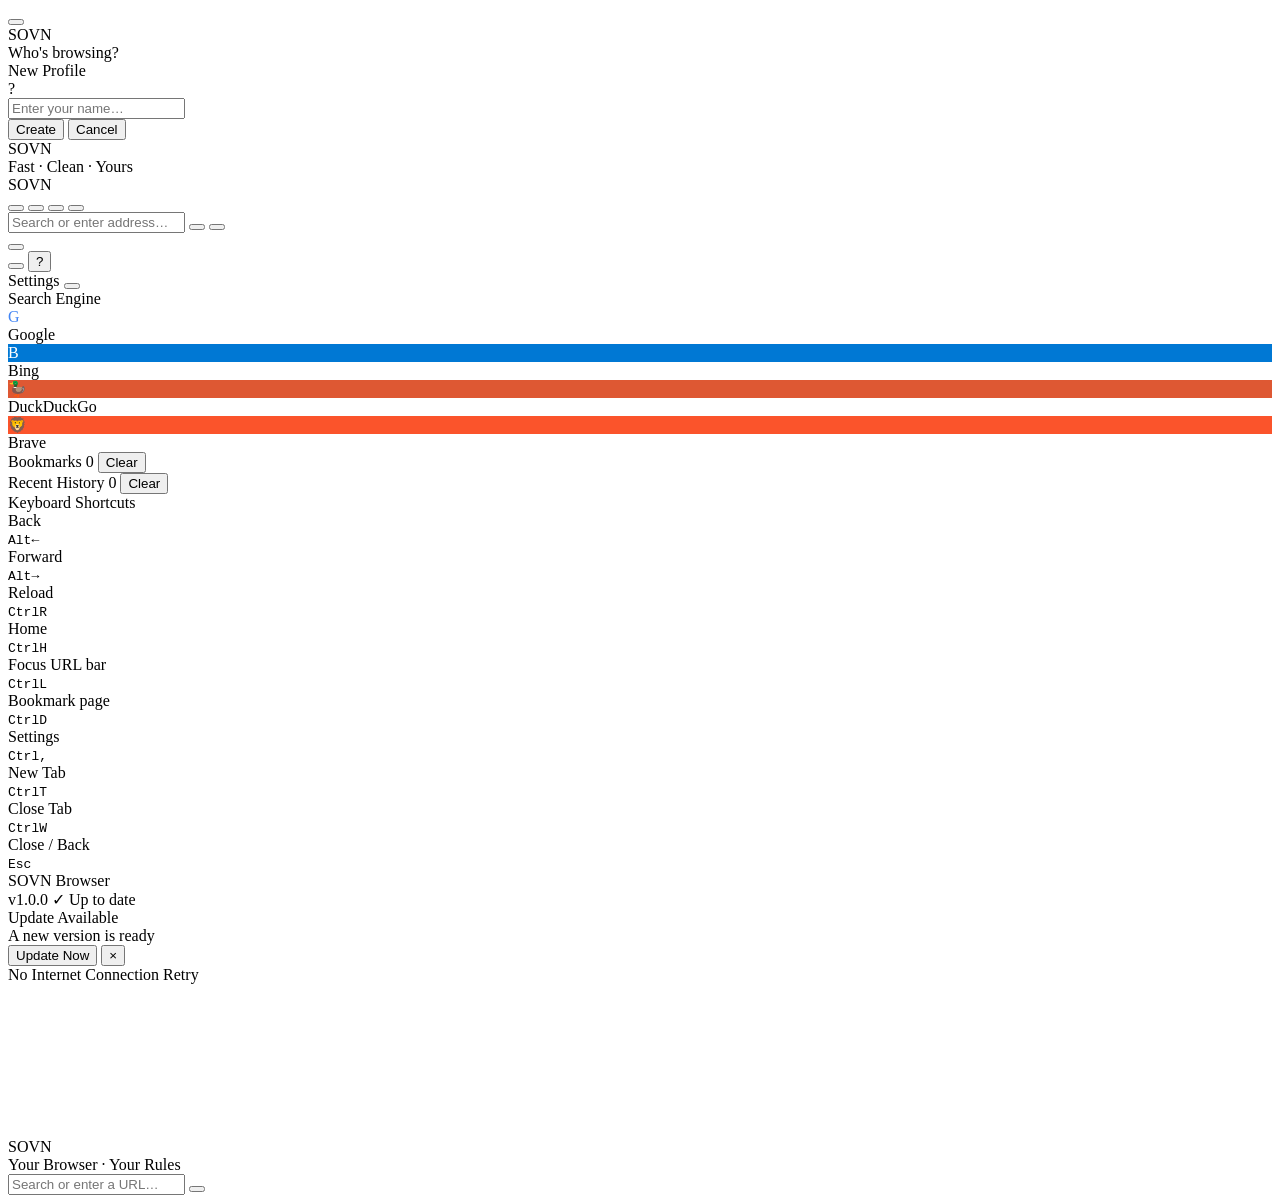
<file: src/index.html>
<!DOCTYPE html>
<html lang="en">
<head>
<meta charset="UTF-8">
<meta name="viewport" content="width=device-width,initial-scale=1">
<title>SOVN</title>
<style>SOVN_CSS_PLACEHOLDER</style>
</head>
<body>

<!-- ── PROFILE OVERLAY ───────────────────────── -->
<div id="prof-ov">
  <button class="pov-close" id="pov-close" data-icon="x" title="Close"></button>
  <div class="pov-hd">
    <div class="pov-logo">SOVN</div>
    <div class="pov-sub">Who's browsing?</div>
  </div>
  <div id="prof-grid"></div>
</div>

<!-- ── CREATE / EDIT MODAL ──────────────────── -->
<div id="cm">
  <div class="cm-box">
    <div id="cm-title">New Profile</div>
    <div id="cm-av">?</div>
    <input id="cm-inp" placeholder="Enter your name…" maxlength="22" autocomplete="off" spellcheck="false">
    <div class="cm-row">
      <button id="cm-save">Create</button>
      <button id="cm-canc">Cancel</button>
    </div>
  </div>
</div>

<!-- ── SPLASH ────────────────────────────────── -->
<div id="splash">
  <div class="sp-bg"></div>
  <div class="sp-logo">SOVN</div>
  <div class="sp-sub">Fast · Clean · Yours</div>
  <div class="sp-line"></div>
</div>

<!-- ── PROGRESS BAR ──────────────────────────── -->
<div id="prog"></div>

<!-- ── TAB STRIP ─────────────────────────────── -->
<div id="tab-strip"></div>

<!-- ── TOOLBAR ───────────────────────────────── -->
<div id="bar">
  <span class="b-logo">SOVN</span>
  <div class="b-sep"></div>
  <button class="b-btn" id="btn-back"   data-icon="back"   title="Back (Alt+←)"></button>
  <button class="b-btn" id="btn-fwd"    data-icon="fwd"    title="Forward (Alt+→)"></button>
  <button class="b-btn" id="btn-reload" data-icon="reload" title="Reload (Ctrl+R)"></button>
  <button class="b-btn b-home" id="btn-home" data-icon="home" title="Home (Ctrl+H)"></button>
  <div class="b-sep"></div>
  <div class="b-url-wrap">
    <span class="b-secure" id="b-secure" data-icon="lock" title="Secure"></span>
    <span class="b-ico" data-icon="search"></span>
    <input class="b-url" id="uBar" placeholder="Search or enter address…" autocomplete="off" spellcheck="false">
    <button class="b-clr" id="btn-clr" data-icon="x" title="Clear"></button>
    <button class="b-go"  id="btn-go"  data-icon="go"></button>
  </div>
  <button class="b-btn b-star" id="btn-bm" data-icon="star" title="Bookmark (Ctrl+D)"></button>
  <div id="upd-btn" title="Update available">
    <div id="upd-dot"></div>
    <span data-icon="update"></span>
    <span id="upd-ver"></span>
  </div>
  <div class="b-sep"></div>
  <button class="b-btn" id="btn-settings" data-icon="settings" title="Settings (Ctrl+,)"></button>
  <button class="b-btn b-pbtn" id="profBtn" title="Switch Profile">
    <div class="b-pmini" id="profMini">?</div>
  </button>
</div>

<!-- ── SETTINGS PANEL ────────────────────────── -->
<div id="sp">
  <div class="sp-hd">
    <span class="sp-hd-title">Settings</span>
    <button class="b-btn" id="sp-close" data-icon="x"></button>
  </div>
  <div class="sp-body">

    <!-- search engine -->
    <div class="sp-sec">
      <div class="sp-sec-lbl">Search Engine</div>
      <div class="sp-engines" id="sp-engines">
        <div class="se-opt" data-se="google">
          <div class="se-ico" style="background:#fff;color:#4285f4">G</div>
          <span>Google</span>
        </div>
        <div class="se-opt" data-se="bing">
          <div class="se-ico" style="background:#0078d4;color:#fff">B</div>
          <span>Bing</span>
        </div>
        <div class="se-opt" data-se="ddg">
          <div class="se-ico" style="background:#de5833;color:#fff;font-size:15px">🦆</div>
          <span>DuckDuckGo</span>
        </div>
        <div class="se-opt" data-se="brave">
          <div class="se-ico" style="background:#fb542b;color:#fff;font-size:15px">🦁</div>
          <span>Brave</span>
        </div>
      </div>
    </div>

    <!-- bookmarks -->
    <div class="sp-sec">
      <div class="sp-sec-lbl">
        Bookmarks
        <span class="sp-badge" id="bm-cnt">0</span>
        <button class="sp-sec-act sp-danger" id="sp-clr-bm">Clear</button>
      </div>
      <div id="sp-bm" class="sp-list"></div>
    </div>

    <!-- history -->
    <div class="sp-sec">
      <div class="sp-sec-lbl">
        Recent History
        <span class="sp-badge" id="hist-cnt">0</span>
        <button class="sp-sec-act sp-danger" id="sp-clr-hist">Clear</button>
      </div>
      <div id="sp-hist" class="sp-list"></div>
    </div>

    <!-- keyboard shortcuts -->
    <div class="sp-sec">
      <div class="sp-sec-lbl">Keyboard Shortcuts</div>
      <div class="sp-sc-grid">
        <div class="sc-r"><span>Back</span><div class="sc-keys"><kbd>Alt</kbd><kbd>←</kbd></div></div>
        <div class="sc-r"><span>Forward</span><div class="sc-keys"><kbd>Alt</kbd><kbd>→</kbd></div></div>
        <div class="sc-r"><span>Reload</span><div class="sc-keys"><kbd>Ctrl</kbd><kbd>R</kbd></div></div>
        <div class="sc-r"><span>Home</span><div class="sc-keys"><kbd>Ctrl</kbd><kbd>H</kbd></div></div>
        <div class="sc-r"><span>Focus URL bar</span><div class="sc-keys"><kbd>Ctrl</kbd><kbd>L</kbd></div></div>
        <div class="sc-r"><span>Bookmark page</span><div class="sc-keys"><kbd>Ctrl</kbd><kbd>D</kbd></div></div>
        <div class="sc-r"><span>Settings</span><div class="sc-keys"><kbd>Ctrl</kbd><kbd>,</kbd></div></div>
        <div class="sc-r"><span>New Tab</span><div class="sc-keys"><kbd>Ctrl</kbd><kbd>T</kbd></div></div>
        <div class="sc-r"><span>Close Tab</span><div class="sc-keys"><kbd>Ctrl</kbd><kbd>W</kbd></div></div>
        <div class="sc-r"><span>Close / Back</span><div class="sc-keys"><kbd>Esc</kbd></div></div>
      </div>
    </div>

    <!-- about -->
    <div class="sp-sec sp-about-sec">
      <div class="sp-brand">SOVN Browser</div>
      <div class="sp-ver-row">
        <span id="sp-ver-txt">v1.0.0</span>
        <span class="sp-upd-ok" id="sp-upd-ok">✓ Up to date</span>
      </div>
      <button class="sp-gh-btn" id="sp-gh" style="display:none">View on GitHub ↗</button>
    </div>

  </div>
</div>
<div id="sp-bd"></div>

<!-- ── UPDATE TOAST ──────────────────────────── -->
<div id="upd-toast" role="alert">
  <div class="ut-icon" data-icon="update"></div>
  <div class="ut-body">
    <div class="ut-title">Update Available</div>
    <div class="ut-sub" id="ut-sub">A new version is ready</div>
  </div>
  <button id="ut-get">Update Now</button>
  <button id="ut-x" aria-label="Dismiss">×</button>
</div>

<!-- ── OFFLINE SCREEN ───────────────────────── -->
<div id="offline">
  <div id="off-bar">
    <div class="o-dot"></div>
    <span data-icon="wifi"></span>
    <span>No Internet Connection</span>
    <span class="o-retry" id="btn-retry">
      <span data-icon="reload"></span> Retry
    </span>
  </div>
  <canvas id="gc" tabindex="0"></canvas>
</div>

<!-- ── HOME PAGE ─────────────────────────────── -->
<div id="home">
  <div class="hero">
    <div class="hero-name" id="heroName">SOVN</div>
    <div class="hero-tag">Your Browser · Your Rules</div>
    <form class="h-search" id="searchForm">
      <span data-icon="search"></span>
      <input name="q" id="heroQ" placeholder="Search or enter a URL…" autocomplete="off">
      <button type="submit" data-icon="go"></button>
    </form>
  </div>
  <div class="body" id="sitesBody"></div>
</div>

<script>SOVN_APP_PLACEHOLDER</script>
</body>
</html>
</file>
